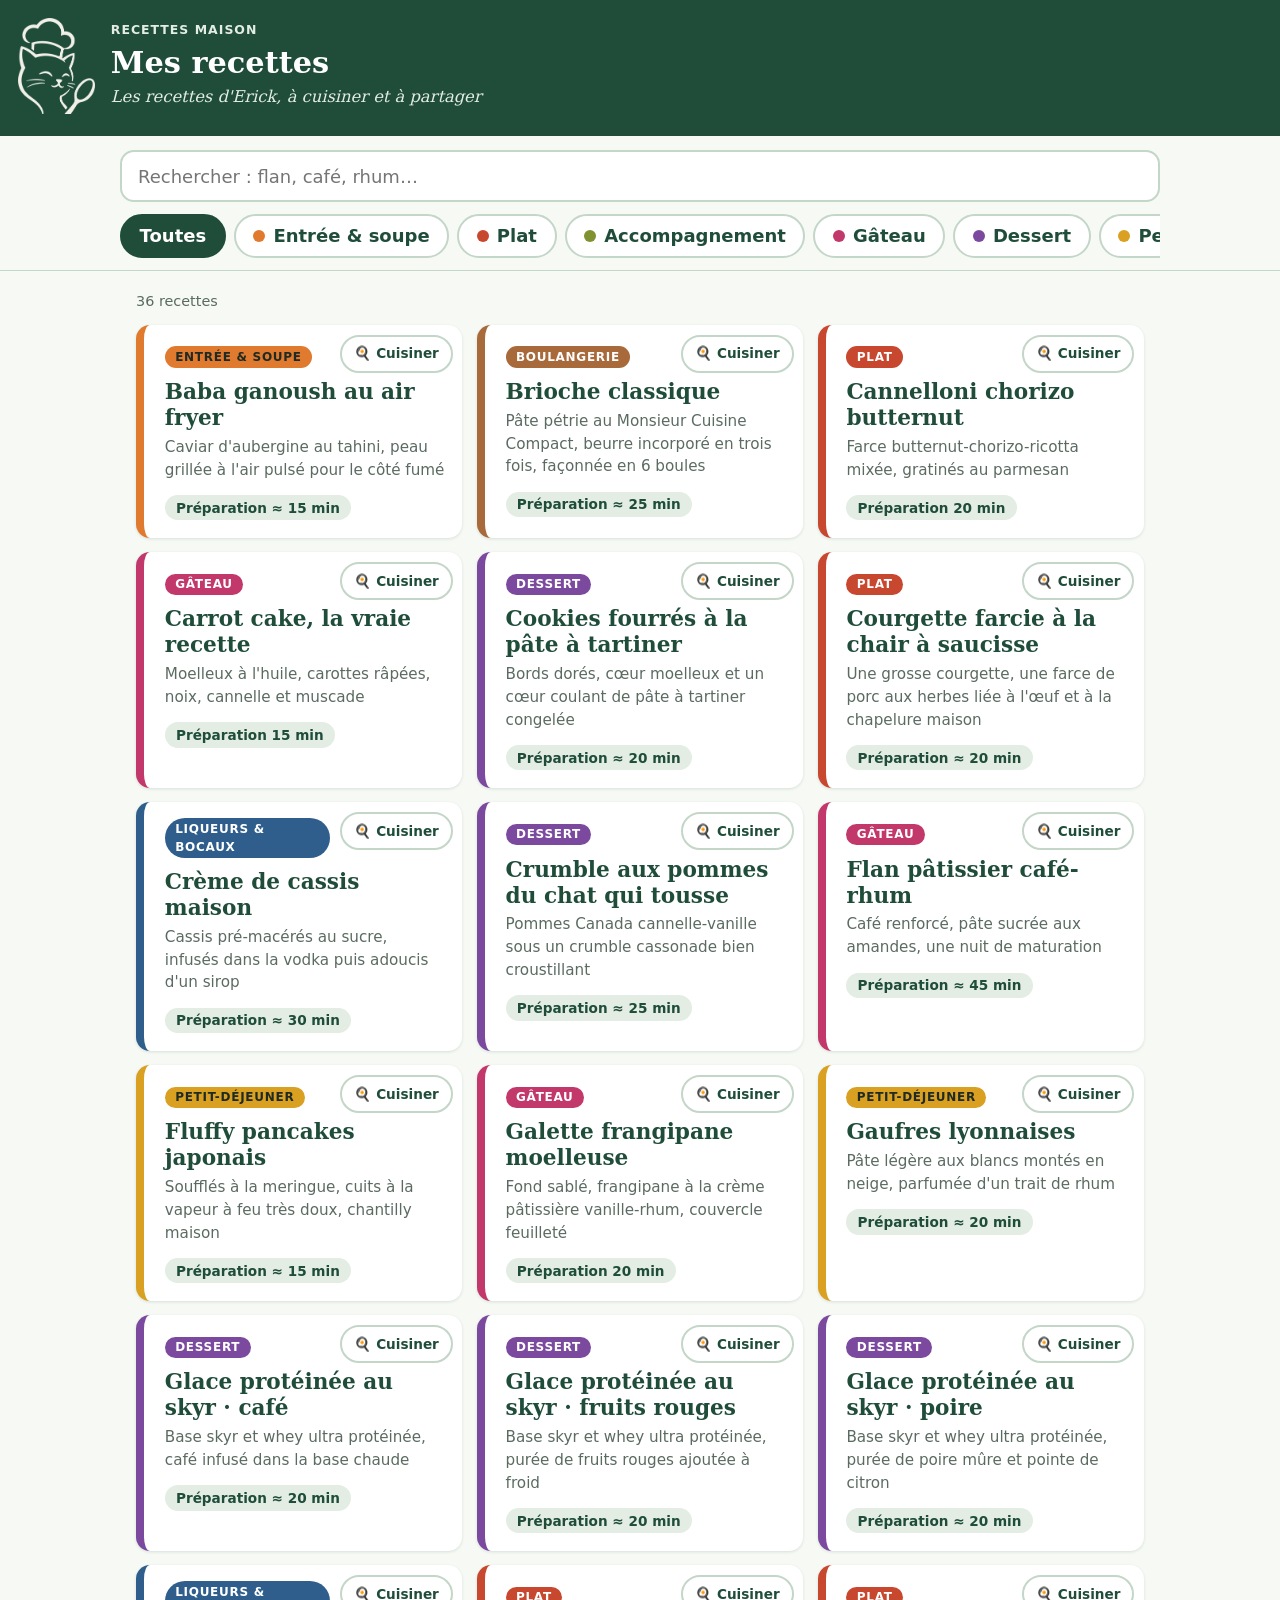
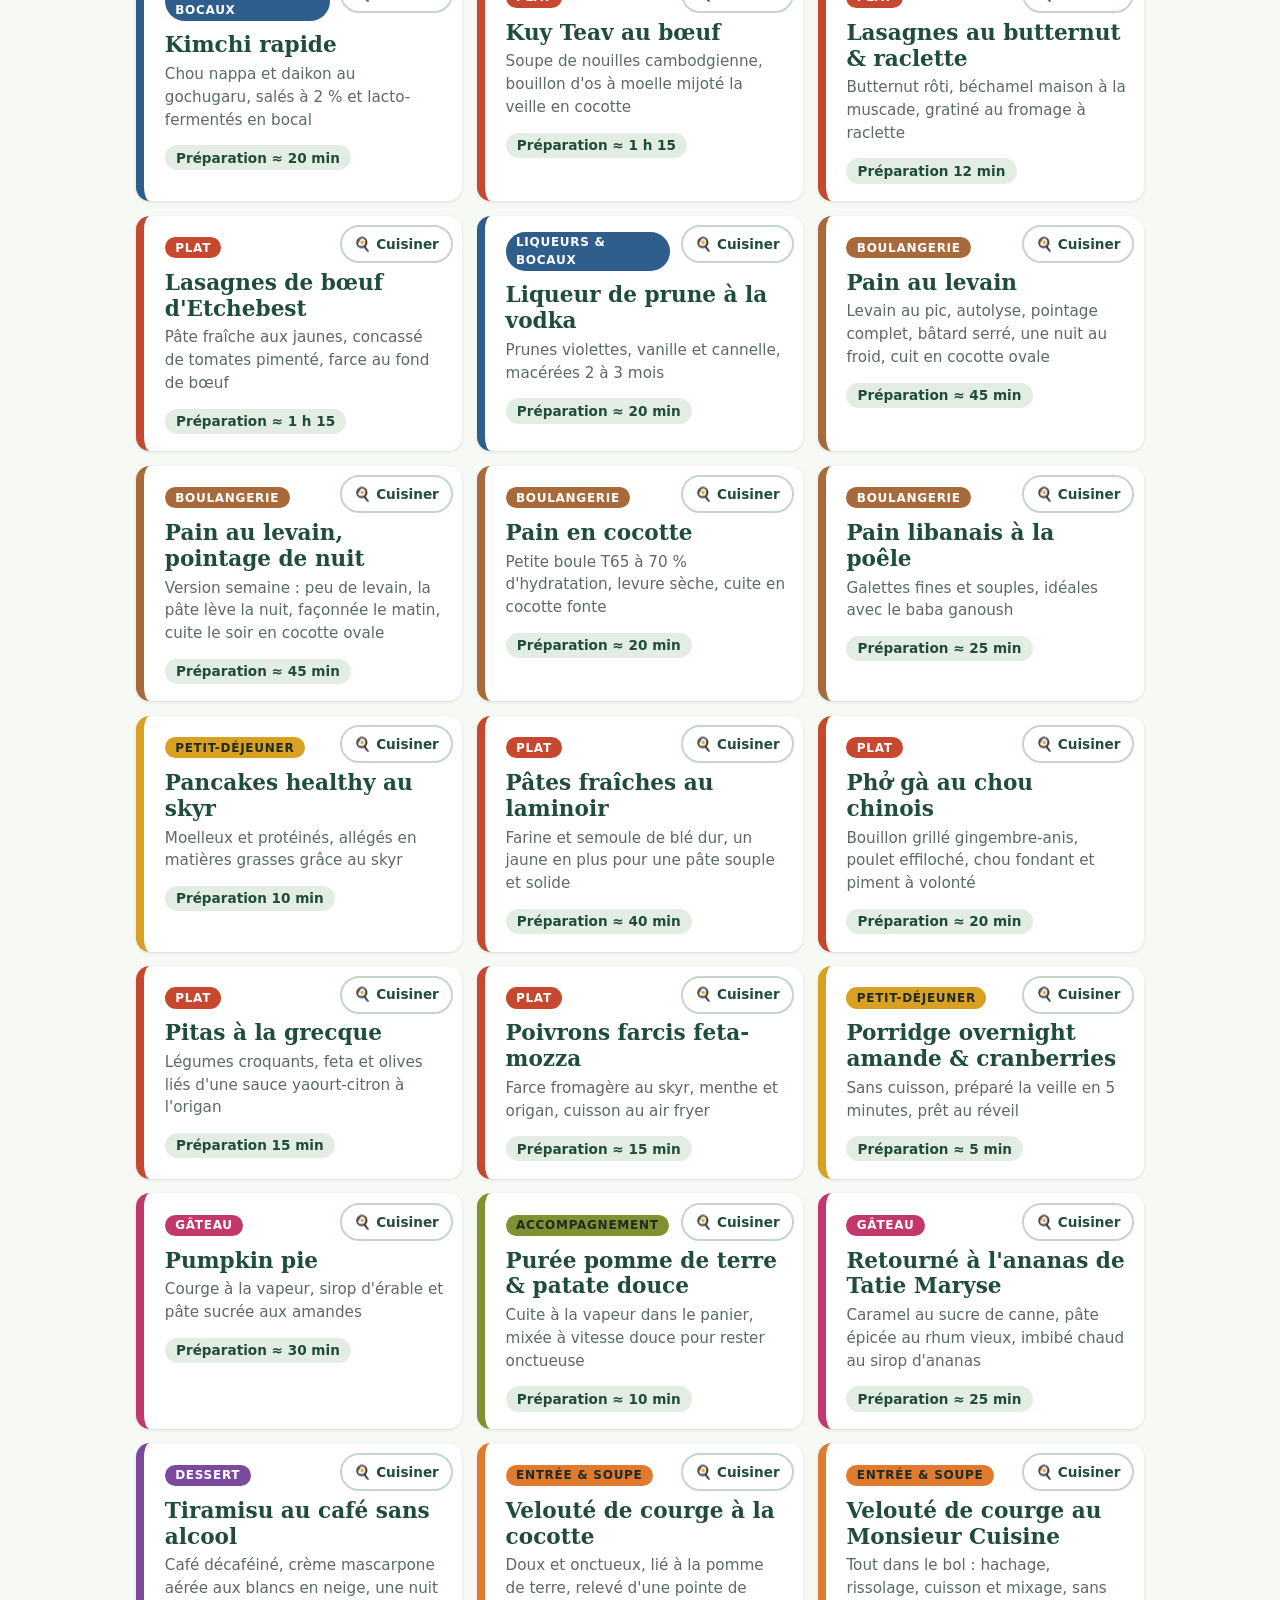
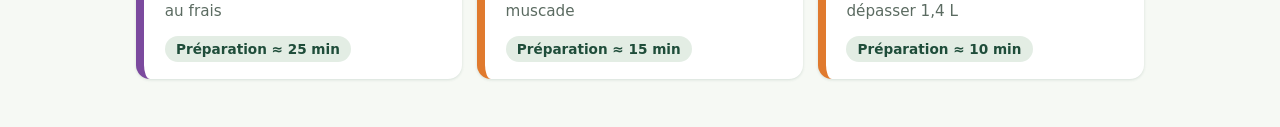
<file: index.html>
<!doctype html>
<html lang="fr">
<head>
  <meta charset="utf-8">
  <meta name="viewport" content="width=device-width, initial-scale=1, viewport-fit=cover">
  <title>Mes recettes</title>
  <meta name="description" content="Les recettes d'Erick">
  <meta name="theme-color" content="#1F4D3A">
  <link rel="manifest" href="manifest.webmanifest">
  <link rel="icon" href="icones/favicon.png" type="image/png">
  <link rel="apple-touch-icon" href="icones/apple-touch-icon.png">
  <meta name="apple-mobile-web-app-capable" content="yes">
  <meta name="apple-mobile-web-app-title" content="Recettes">
  <link rel="stylesheet" href="css/style.css">
</head>
<body>
  <header class="bandeau bandeau-accueil">
    <img class="logo" src="icones/logo.png" alt="" width="77" height="96">
    <div>
      <p class="surtitre">Recettes maison</p>
      <h1>Mes recettes</h1>
      <p class="sous-titre">Les recettes d'Erick, à cuisiner et à partager</p>
    </div>
  </header>

  <div class="recherche">
    <div class="recherche-interne">
      <label for="recherche" class="cache">Rechercher une recette</label>
      <input id="recherche" type="search" placeholder="Rechercher : flan, café, rhum…" autocomplete="off" enterkeyhint="search">
      <div id="filtres" class="filtres" role="group" aria-label="Filtrer par catégorie"></div>
    </div>
  </div>

  <main class="contenu">
    <p id="compteur" class="compteur" aria-live="polite"></p>
    <ul id="cartes" class="cartes"></ul>
    <p id="message" class="message cache"></p>
    <noscript><p class="message">Cette application a besoin de JavaScript pour afficher les recettes.</p></noscript>
  </main>

  <script src="js/commun.js"></script>
  <script src="js/accueil.js"></script>
</body>
</html>
</file>
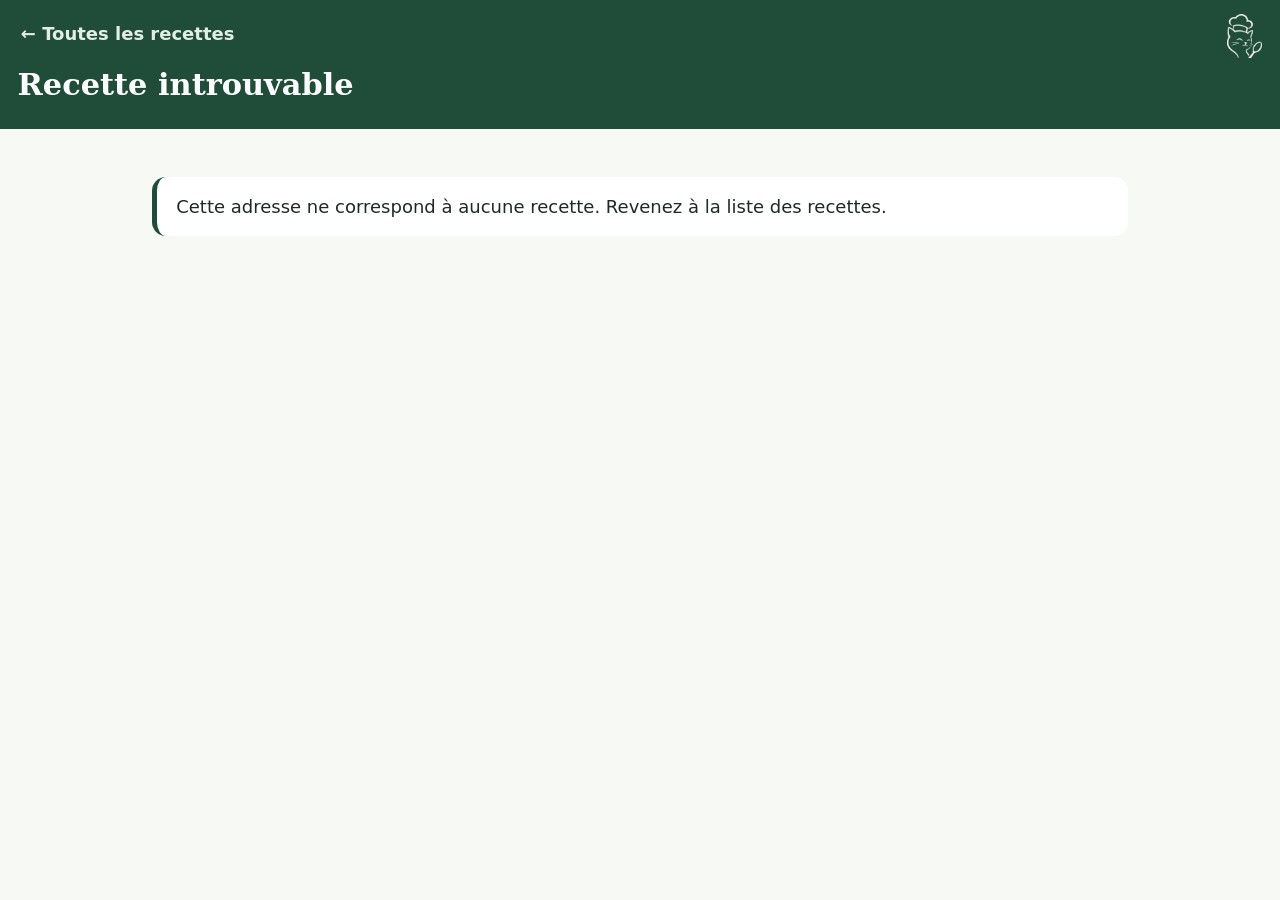
<file: recette.html>
<!doctype html>
<html lang="fr">
<head>
  <meta charset="utf-8">
  <meta name="viewport" content="width=device-width, initial-scale=1, viewport-fit=cover">
  <title>Recette — Mes recettes</title>
  <meta name="theme-color" content="#1F4D3A">
  <link rel="manifest" href="manifest.webmanifest">
  <link rel="icon" href="icones/favicon.png" type="image/png">
  <link rel="apple-touch-icon" href="icones/apple-touch-icon.png">
  <meta name="apple-mobile-web-app-capable" content="yes">
  <meta name="apple-mobile-web-app-title" content="Recettes">
  <link rel="stylesheet" href="css/style.css">
</head>
<body>
  <header class="bandeau">
    <div class="haut-recette">
      <a class="retour" href="./">← Toutes les recettes</a>
      <img class="logo-petit" src="icones/logo.png" alt="" width="35" height="44">
    </div>
    <div><span id="type" class="pastille-type cache"></span></div>
    <p id="categorie" class="surtitre"></p>
    <h1 id="titre">Chargement…</h1>
    <p id="sous-titre" class="sous-titre"></p>
  </header>
  <div id="infos" class="infos"></div>

  <main class="contenu">
    <p id="message" class="message cache"></p>
    <noscript><p class="message">Cette application a besoin de JavaScript pour afficher la recette.</p></noscript>

    <div id="recette" class="cache">
      <div id="reprise" class="reprise cache" role="status">
        <p id="reprise-texte"></p>
        <div class="reprise-boutons">
          <button id="reprise-oui" class="bouton" type="button">Reprendre</button>
          <button id="reprise-non" class="bouton secondaire" type="button">Ignorer</button>
        </div>
      </div>
      <button id="mode-cuisine" class="bouton bouton-cuisine" type="button">🍳 Mode cuisine</button>
      <div class="actions">
        <a id="pdf" class="bouton" target="_blank" rel="noopener">Fiche PDF</a>
        <button id="ecran" class="bouton secondaire" type="button" aria-pressed="false">Garder l'écran allumé</button>
      </div>
      <p id="ecran-remarque" class="remarque cache"></p>

      <div class="colonnes">
        <aside class="gauche panneau">
          <div class="titre-section">
            <h2>Ingrédients</h2>
            <button id="decocher" class="lien-discret" type="button">Tout décocher</button>
          </div>
          <div id="reglage" class="reglage" aria-label="Ajuster les quantités"></div>
          <div id="ingredients"></div>
          <div id="bloc-materiel" class="cache">
            <h2>Matériel</h2>
            <p id="materiel" class="texte-court"></p>
          </div>
          <div id="bloc-planning" class="cache">
            <h2>Planning</h2>
            <ul id="planning" class="planning"></ul>
          </div>
          <p id="note" class="note cache"></p>
        </aside>

        <section aria-label="Étapes" id="phases"></section>
      </div>
    </div>
  </main>

  <div id="cuisine" class="cuisine cache" role="dialog" aria-modal="true" aria-label="Mode cuisine"></div>

  <script src="js/commun.js"></script>
  <script src="js/recette.js"></script>
  <script src="js/cuisine.js"></script>
</body>
</html>
</file>
<file: css/style.css>
/* Charte commune avec la fiche PDF : vert sapin, sauge, et la couleur du type de recette */
:root {
  --sapin: #1F4D3A;      /* en-tête, titres, boutons */
  --vert: #2F6A4E;       /* petits titres, durées, liens */
  --sauge: #E3EDE4;      /* encadrés */
  --fond: #F6F9F4;
  --texte: #1E2A23;
  --sourdine: #5B6B61;
  --trait: #C3D6C8;      /* filets et bordures */
  --blanc: #FFFFFF;
  /* Couleur du type (remplacée par recette / par carte) et texte lisible dessus */
  --type: var(--sapin);
  --type-texte: #FFFFFF;
  --serif: Georgia, "DejaVu Serif", "Times New Roman", serif;
  --sans: system-ui, -apple-system, "Segoe UI", Roboto, "DejaVu Sans", sans-serif;
  --rayon: 14px;
}

* { box-sizing: border-box; }

html { -webkit-text-size-adjust: 100%; }

body {
  margin: 0;
  background: var(--fond);
  color: var(--texte);
  font-family: var(--sans);
  font-size: 18px;
  line-height: 1.5;
  -webkit-tap-highlight-color: transparent;
}

h1, h2, h3 { font-family: var(--serif); color: var(--sapin); line-height: 1.2; }

a { color: var(--vert); }

button { font: inherit; color: inherit; }

:focus-visible { outline: 3px solid var(--vert); outline-offset: 2px; }

.cache { display: none !important; }

.message {
  margin: 2rem 1rem;
  padding: 1rem 1.2rem;
  background: var(--blanc);
  border-radius: var(--rayon);
  border-left: 5px solid var(--sapin);
}

/* ---------- Bandeau d'en-tête ---------- */
.bandeau {
  background: var(--sapin);
  color: #fff;
  padding: calc(1.1rem + env(safe-area-inset-top)) 1.1rem 1.4rem;
}
.bandeau .surtitre {
  margin: 0;
  color: var(--sauge);
  font-size: 0.78rem;
  font-weight: 700;
  letter-spacing: 0.08em;
  text-transform: uppercase;
}
.bandeau h1 { color: #fff; margin: 0.25rem 0 0.3rem; font-size: 1.9rem; }
.bandeau .sous-titre { margin: 0; color: var(--sauge); font-family: var(--serif); font-style: italic; font-size: 1.02rem; }

/* Logo (chat cuisinier) */
.bandeau-accueil { display: flex; align-items: center; gap: 1rem; }
.bandeau-accueil .logo { flex: none; width: auto; height: 96px; }
.haut-recette { display: flex; align-items: flex-start; justify-content: space-between; gap: 1rem; }
.logo-petit { flex: none; width: auto; height: 44px; margin-top: -0.2rem; }

.retour {
  display: inline-flex;
  align-items: center;
  gap: 0.4rem;
  min-height: 44px;
  margin: -0.4rem 0 0.4rem -0.4rem;
  padding: 0 0.6rem;
  color: var(--sauge);
  text-decoration: none;
  font-weight: 600;
  border-radius: 10px;
}
.retour:active { background: rgba(255, 255, 255, 0.12); }

.contenu { max-width: 1040px; margin: 0 auto; padding: 1rem 1rem calc(3rem + env(safe-area-inset-bottom)); }

/* Pastille de type (carte d'accueil, en-tête de recette) */
.pastille-type {
  display: inline-block;
  padding: 0.1rem 0.65rem;
  border-radius: 999px;
  background: var(--type);
  color: var(--type-texte);
  font-size: 0.75rem;
  font-weight: 700;
  letter-spacing: 0.06em;
  text-transform: uppercase;
}

/* ---------- Accueil ---------- */
.recherche {
  position: sticky;
  top: 0;
  z-index: 5;
  background: var(--fond);
  padding: 0.9rem 1rem 0.6rem;
  border-bottom: 1px solid var(--trait);
}
.recherche-interne { max-width: 1040px; margin: 0 auto; }
.recherche input {
  width: 100%;
  min-height: 52px;
  padding: 0 1rem;
  font: inherit;
  color: var(--texte);
  background: var(--blanc);
  border: 2px solid var(--trait);
  border-radius: var(--rayon);
  -webkit-appearance: none;
  appearance: none;
}
.recherche input:focus { border-color: var(--sapin); outline: none; }

.filtres { display: flex; gap: 0.5rem; overflow-x: auto; padding: 0.7rem 0 0.2rem; scrollbar-width: none; }
.filtres::-webkit-scrollbar { display: none; }
.filtre {
  flex: none;
  display: inline-flex;
  align-items: center;
  gap: 0.5rem;
  min-height: 44px;
  padding: 0 1.1rem;
  border: 2px solid var(--trait);
  border-radius: 999px;
  background: var(--blanc);
  color: var(--sapin);
  font-weight: 600;
  cursor: pointer;
}
.filtre::before { content: ""; width: 0.75rem; height: 0.75rem; border-radius: 50%; background: var(--type); }
.filtre.tous::before { display: none; }
.filtre[aria-pressed="true"] { background: var(--type); border-color: var(--type); color: var(--type-texte); }
.filtre[aria-pressed="true"]::before { background: var(--type-texte); }

.compteur { margin: 0.2rem 0 0.8rem; color: var(--sourdine); font-size: 0.9rem; }

.cartes { list-style: none; margin: 0; padding: 0; display: grid; grid-template-columns: minmax(0, 1fr); gap: 0.9rem; }
@media (min-width: 700px) { .cartes { grid-template-columns: repeat(2, minmax(0, 1fr)); } }
@media (min-width: 1000px) { .cartes { grid-template-columns: repeat(3, minmax(0, 1fr)); } }

.carte {
  display: block;
  height: 100%;
  padding: 1rem 1.1rem 1.1rem 1.3rem;
  background: var(--blanc);
  border-radius: var(--rayon);
  border-left: 8px solid var(--type);
  box-shadow: 0 1px 3px rgba(31, 77, 58, 0.14);
  color: inherit;
  text-decoration: none;
}
.carte:active { transform: scale(0.99); }
.carte h2 { margin: 0.45rem 0 0.3rem; font-size: 1.35rem; }
.carte .sous-titre { margin: 0 0 0.7rem; color: var(--sourdine); font-size: 0.95rem; }
.carte .temps {
  display: inline-block;
  padding: 0.15rem 0.7rem;
  background: var(--sauge);
  border-radius: 999px;
  color: var(--sapin);
  font-size: 0.85rem;
  font-weight: 700;
}

/* ---------- Page recette ---------- */
.bandeau .pastille-type { margin-bottom: 0.5rem; }

/* Bandeau d'infos dans la couleur du type */
.infos {
  display: grid;
  grid-template-columns: repeat(auto-fill, minmax(140px, 1fr));
  background: var(--type);
  color: var(--type-texte);
  overflow: hidden;
}
.info { padding: 0.6rem 1rem; border-right: 1px solid rgba(0, 0, 0, 0.14); border-bottom: 1px solid rgba(0, 0, 0, 0.14); margin: 0 -1px -1px 0; }
.info .cle { display: block; font-size: 0.7rem; font-weight: 700; letter-spacing: 0.08em; opacity: 0.85; }
.info .valeur { display: block; font-weight: 700; font-size: 0.98rem; }

.actions { display: flex; flex-wrap: wrap; gap: 0.6rem; margin-bottom: 1.2rem; }
.bouton {
  display: inline-flex;
  align-items: center;
  justify-content: center;
  gap: 0.5rem;
  min-height: 52px;
  padding: 0 1.2rem;
  border: 2px solid var(--sapin);
  border-radius: var(--rayon);
  background: var(--sapin);
  color: #fff;
  font-weight: 700;
  text-decoration: none;
  cursor: pointer;
}
.bouton.secondaire { background: var(--blanc); color: var(--sapin); }
.bouton[aria-pressed="true"] { background: var(--vert); border-color: var(--vert); color: #fff; }
.bouton:disabled { opacity: 0.5; cursor: not-allowed; }
.actions .bouton { flex: 1 1 200px; }
.remarque { margin: -0.6rem 0 1rem; color: var(--sourdine); font-size: 0.85rem; }

.colonnes { display: grid; grid-template-columns: minmax(0, 1fr); gap: 1.2rem; }
@media (min-width: 860px) {
  .colonnes { grid-template-columns: 340px minmax(0, 1fr); align-items: start; }
  .colonnes > .gauche { position: sticky; top: 1rem; max-height: calc(100vh - 2rem); overflow-y: auto; }
}

.panneau { background: var(--sauge); border-radius: var(--rayon); padding: 0.4rem 1.1rem 1.1rem; }
.panneau h2 { font-size: 1.4rem; margin: 0.8rem 0 0.4rem; }
.panneau h3 {
  margin: 1rem 0 0.2rem;
  color: var(--vert);
  font-family: var(--sans);
  font-size: 0.78rem;
  letter-spacing: 0.08em;
  text-transform: uppercase;
}
.titre-section { display: flex; align-items: baseline; justify-content: space-between; gap: 0.5rem; }
.lien-discret {
  min-height: 44px;
  padding: 0 0.3rem;
  border: 0;
  background: none;
  color: var(--vert);
  font-size: 0.85rem;
  text-decoration: underline;
  cursor: pointer;
}

/* Réglage des quantités */
.reglage { margin: 0.4rem 0 0.6rem; padding: 0.7rem; background: var(--blanc); border-radius: var(--rayon); }
.reglage-ligne { display: flex; align-items: center; justify-content: center; gap: 0.8rem; }
.reglage .rond { width: 52px; padding: 0; font-size: 1.6rem; border-radius: 50%; }
.reglage-valeur { min-width: 7.5rem; text-align: center; font-family: var(--serif); font-size: 1.35rem; font-weight: 700; color: var(--sapin); }
.reglage .multiplicateurs { flex-wrap: wrap; gap: 0.4rem; }
.reglage .multiplicateurs .filtre { padding: 0 0.85rem; }
.reglage .multiplicateurs .filtre[aria-pressed="true"] { background: var(--sapin); border-color: var(--sapin); color: #fff; }
.reglage .lien-discret { display: block; margin: 0.3rem auto 0; }
.reglage .lien-discret:disabled { color: var(--sourdine); text-decoration: none; opacity: 0.6; cursor: default; }
.reglage-remarque { margin: 0.2rem 0 0; color: var(--sourdine); font-size: 0.85rem; text-align: center; }
.ingredient .quantite .modifiee { color: var(--type-texte); background: var(--type); border-radius: 6px; padding: 0.05rem 0.35rem; margin-left: -0.35rem; }

.ingredients { list-style: none; margin: 0; padding: 0; }
.ingredients li + li { border-top: 1px solid var(--trait); }
.ingredient { display: flex; align-items: center; gap: 0.8rem; min-height: 52px; padding: 0.3rem 0; cursor: pointer; }
.ingredient input { flex: none; width: 26px; height: 26px; margin: 0; accent-color: var(--sapin); cursor: pointer; }
.ingredient .quantite { flex: none; min-width: 4.6rem; font-weight: 700; color: var(--sapin); }
.ingredient input:checked ~ span { color: var(--sourdine); text-decoration: line-through; }

.texte-court { margin: 0.2rem 0 0; font-size: 0.95rem; }
.planning { list-style: none; margin: 0; padding: 0; }
.planning li { display: flex; gap: 0.7rem; align-items: flex-start; padding: 0.35rem 0; font-size: 0.95rem; }
.planning .jour { flex: none; min-width: 3rem; padding: 0.1rem 0.4rem; background: var(--type); color: var(--type-texte); font-weight: 700; text-align: center; border-radius: 6px; }
.note { margin: 1rem 0 0; padding-top: 0.8rem; border-top: 1px solid var(--trait); font-family: var(--serif); font-style: italic; color: var(--sapin); }

.phase { margin: 1.2rem 0 0.6rem; padding-bottom: 0.3rem; border-bottom: 2px solid var(--type); font-size: 1.4rem; }
.phase:first-child { margin-top: 0.2rem; }
.etapes { list-style: none; margin: 0; padding: 0; display: grid; gap: 0.7rem; }
.etape { display: flex; gap: 0.8rem; padding: 0.9rem; background: var(--blanc); border-radius: var(--rayon); }
.etape .numero {
  flex: none;
  width: 2.2rem;
  height: 2.2rem;
  display: grid;
  place-items: center;
  background: var(--type);
  color: var(--type-texte);
  font-weight: 700;
  border-radius: 8px;
}
.etape .corps { flex: 1; min-width: 0; }
.etape h3 { margin: 0.1rem 0 0.2rem; font-family: var(--sans); font-size: 1.05rem; }
.etape .duree { color: var(--vert); font-size: 0.85rem; font-weight: 600; margin-left: 0.3rem; }
.etape p { margin: 0.2rem 0 0; }
.etape .astuce { margin-top: 0.5rem; padding: 0.4rem 0.7rem; background: var(--sauge); border-radius: 8px; color: var(--sourdine); font-size: 0.92rem; }
.etape .astuce::before { content: "› "; color: var(--vert); font-weight: 700; }

/* ---------- Minuteur ---------- */
.minuteur { margin-top: 0.7rem; }
.minuteur .bouton { min-height: 48px; font-size: 0.95rem; }
.cadran {
  display: grid;
  grid-template-columns: repeat(3, 1fr);
  gap: 0.5rem;
  padding: 0.6rem;
  background: var(--sauge);
  border-radius: var(--rayon);
}
.cadran .temps-restant {
  grid-column: 1 / -1;
  font-family: var(--serif);
  font-size: 2.2rem;
  font-weight: 700;
  color: var(--sapin);
  text-align: center;
  font-variant-numeric: tabular-nums;
}
.cadran .bouton { min-width: 0; padding: 0 0.3rem; white-space: nowrap; }
.cadran .bouton:last-child { grid-column: 1 / -1; }
.cadran.fini { background: var(--sapin); animation: clignote 1s steps(2) infinite; }
.cadran.fini .temps-restant { color: #fff; }
@keyframes clignote { 50% { background: var(--vert); } }
@media (prefers-reduced-motion: reduce) { .cadran.fini { animation: none; } }

.pied { margin-top: 2rem; color: var(--sourdine); font-size: 0.85rem; text-align: center; }

/* ---------- Mode cuisine ---------- */
.bouton-cuisine {
  width: 100%;
  min-height: 60px;
  margin-bottom: 0.6rem;
  background: var(--type);
  border-color: var(--type);
  color: var(--type-texte);
  font-size: 1.15rem;
}

.reprise {
  margin-bottom: 0.8rem;
  padding: 0.8rem 1rem;
  background: var(--blanc);
  border-left: 6px solid var(--type);
  border-radius: var(--rayon);
}
.reprise p { margin: 0 0 0.6rem; }
.reprise-boutons { display: flex; gap: 0.6rem; }
.reprise-boutons .bouton { flex: 1; }

/* Bouton « Cuisiner » des cartes de l'accueil */
.carte-conteneur { position: relative; }
.carte-cuisine {
  position: absolute;
  top: 0.6rem;
  right: 0.6rem;
  display: inline-flex;
  align-items: center;
  min-height: 38px;
  padding: 0 0.75rem;
  border: 2px solid var(--trait);
  border-radius: 999px;
  background: var(--blanc);
  color: var(--sapin);
  font-size: 0.85rem;
  font-weight: 700;
  text-decoration: none;
}
.carte-cuisine:active { background: var(--sauge); }

body.cuisine-ouverte { overflow: hidden; }
.invisible { visibility: hidden; }

.cuisine {
  position: fixed;
  inset: 0;
  z-index: 50;
  display: flex;
  flex-direction: column;
  height: 100vh;
  height: 100dvh;
  background: var(--fond);
}

.cuisine-haut {
  position: relative;
  display: flex;
  align-items: center;
  gap: 0.8rem;
  padding: calc(0.7rem + env(safe-area-inset-top)) 0.8rem 1rem 1.1rem;
  background: var(--sapin);
  color: #fff;
}
.cuisine-reperes { flex: 1; min-width: 0; }
.cuisine-phase { margin: 0; font-family: var(--serif); font-size: 1.25rem; font-weight: 700; overflow: hidden; text-overflow: ellipsis; white-space: nowrap; }
.cuisine-compteur { margin: 0; color: var(--sauge); font-size: 0.95rem; font-weight: 600; }
.cuisine-quitter {
  flex: none;
  width: 52px;
  height: 52px;
  border: 2px solid rgba(255, 255, 255, 0.5);
  border-radius: 50%;
  background: transparent;
  color: #fff;
  font-size: 1.4rem;
  cursor: pointer;
}
.cuisine-progression { position: absolute; left: 0; right: 0; bottom: 0; height: 8px; background: rgba(255, 255, 255, 0.18); }
.cuisine-barre { height: 100%; width: 0; background: var(--type); transition: width 0.25s ease; }

.cuisine-contenu {
  flex: 1;
  overflow-y: auto;
  padding: 1.3rem 1.2rem 1.5rem;
  -webkit-overflow-scrolling: touch;
}
.cuisine-contenu > * { max-width: 760px; margin-left: auto; margin-right: auto; }
.cuisine-titre { margin-top: 0.2rem; margin-bottom: 0.7rem; font-size: 2.1rem; }
/* Lisible à un mètre */
.cuisine-texte { margin: 0 auto 1rem; font-size: 1.6rem; line-height: 1.45; }
.cuisine-astuce {
  margin-bottom: 1rem;
  padding: 0.8rem 1rem;
  background: var(--sauge);
  border-radius: var(--rayon);
  color: var(--sourdine);
  font-size: 1.2rem;
}
.cuisine-astuce::before { content: "› "; color: var(--vert); font-weight: 700; }
.cuisine-duree {
  display: inline-block;
  margin: 0 0 0.3rem;
  padding: 0.15rem 0.8rem;
  border-radius: 999px;
  background: var(--type);
  color: var(--type-texte);
  font-weight: 700;
}
.cuisine-contenu > .cuisine-duree { display: table; margin-left: 0; }
@media (min-width: 808px) { .cuisine-contenu > .cuisine-duree { margin-left: calc((100% - 760px) / 2); } }

.cuisine-lancer { display: grid; gap: 0.6rem; margin-top: 0.4rem; }
.cuisine-bouton-minuteur { min-height: 68px; font-size: 1.3rem; }
.cuisine-reglage-duree { display: grid; grid-template-columns: 1fr 1.2fr 1fr; gap: 0.5rem; align-items: center; }
.cuisine-valeur-duree { text-align: center; font-family: var(--serif); font-size: 1.5rem; font-weight: 700; color: var(--sapin); }
.cuisine-en-cours { padding: 0.8rem 1rem; background: var(--sauge); border-radius: var(--rayon); font-weight: 600; color: var(--sapin); }

.cuisine-portions { margin: -0.3rem 0 0.8rem; color: var(--sourdine); font-weight: 600; }
.cuisine-reprendre { width: 100%; min-height: 60px; margin-bottom: 0.8rem; font-size: 1.15rem; }
.cuisine-groupe { margin: 1.1rem 0 0.2rem; color: var(--vert); font-family: var(--sans); font-size: 0.85rem; letter-spacing: 0.08em; text-transform: uppercase; }
.cuisine-ingredients { list-style: none; margin: 0; padding: 0; }
.cuisine-ingredients li + li { border-top: 1px solid var(--trait); }
.cuisine-ingredients label { display: flex; align-items: center; gap: 0.9rem; min-height: 60px; font-size: 1.25rem; cursor: pointer; }
.cuisine-ingredients input { flex: none; width: 30px; height: 30px; margin: 0; accent-color: var(--sapin); }
.cuisine-quantite { flex: none; min-width: 5.5rem; font-weight: 700; color: var(--sapin); }
.cuisine-quantite .modifiee { padding: 0.05rem 0.35rem; margin-left: -0.35rem; border-radius: 6px; background: var(--type); color: var(--type-texte); }
.cuisine-ingredients input:checked ~ span { color: var(--sourdine); text-decoration: line-through; }

.cuisine-fete { margin: 2rem 0 0; font-size: 4rem; text-align: center; }
.cuisine-contenu > .cuisine-fete + .cuisine-titre, .cuisine-contenu > .cuisine-fete ~ .cuisine-texte { text-align: center; }
.cuisine-contenu > .cuisine-fete ~ .bouton { display: flex; width: 100%; min-height: 60px; }

/* Bandeau des minuteurs en cours */
.cuisine-minuteurs {
  display: grid;
  gap: 0.4rem;
  max-height: 40vh;
  overflow-y: auto;
  padding: 0.5rem 0.8rem;
  background: var(--blanc);
  border-top: 4px solid var(--type);
}
.cuisine-minuteurs:empty { display: none; }
.cuisine-minuteur {
  display: grid;
  grid-template-columns: 1fr auto auto auto;
  grid-template-areas: "nom nom nom nom" "temps moins plus stop";
  align-items: center;
  gap: 0.15rem 0.4rem;
  padding: 0.35rem 0.5rem 0.45rem 0.7rem;
  border-radius: 10px;
  background: var(--sauge);
}
.cuisine-minuteur-nom { grid-area: nom; min-width: 0; overflow: hidden; text-overflow: ellipsis; white-space: nowrap; font-weight: 600; color: var(--sapin); }
.cuisine-minuteur-temps { grid-area: temps; font-family: var(--serif); font-size: 1.45rem; font-weight: 700; color: var(--sapin); font-variant-numeric: tabular-nums; }
.cuisine-mini {
  width: 44px;
  height: 44px;
  border: 2px solid var(--sapin);
  border-radius: 10px;
  background: var(--blanc);
  color: var(--sapin);
  font-weight: 700;
  cursor: pointer;
}
.cuisine-mini.arreter { background: var(--sapin); color: #fff; }
.cuisine-mini:disabled { opacity: 0.4; }
.cuisine-minuteur.fini { background: var(--type); animation: clignote-type 1s steps(2) infinite; }
.cuisine-minuteur.fini .cuisine-minuteur-nom, .cuisine-minuteur.fini .cuisine-minuteur-temps { color: var(--type-texte); animation: clignote-texte 1s steps(2) infinite; }
@keyframes clignote-type { 50% { background: var(--sapin); } }
@keyframes clignote-texte { 50% { color: #fff; } }
@media (prefers-reduced-motion: reduce) { .cuisine-minuteur.fini, .cuisine-minuteur.fini * { animation: none; } }

.cuisine-nav {
  display: grid;
  grid-template-columns: 1fr 1.4fr;
  gap: 0.7rem;
  padding: 0.7rem 0.8rem calc(0.7rem + env(safe-area-inset-bottom));
  background: var(--blanc);
  border-top: 1px solid var(--trait);
}
.cuisine-nav .bouton { min-height: 64px; padding: 0 0.6rem; font-size: 1.2rem; white-space: nowrap; }
/* Place réservée au bouton « Cuisiner » en haut à droite des cartes */
.carte-conteneur .carte .pastille-type { margin-right: 7.2rem; }
.carte-conteneur .carte h2 { margin-top: 0.7rem; }
@media (max-width: 359px) {
  /* Très petits écrans : le bouton n'affiche que l'icône 🍳 */
  .carte-cuisine .texte { display: none; }
  .carte-conteneur .carte .pastille-type { margin-right: 3.2rem; }
}
.carte-cuisine .texte { white-space: pre; }

/* Mode cuisine sur les écrans bas (petits téléphones) : minuteurs sur une ligne, textes un peu réduits */
@media (max-height: 700px) {
  .cuisine-haut { padding-top: calc(0.4rem + env(safe-area-inset-top)); padding-bottom: 0.7rem; }
  .cuisine-quitter { width: 46px; height: 46px; }
  .cuisine-titre { font-size: 1.7rem; }
  .cuisine-texte { font-size: 1.4rem; }
  .cuisine-minuteurs { max-height: 32vh; padding: 0.35rem 0.6rem; }
  .cuisine-minuteur {
    grid-template-columns: minmax(0, 1fr) auto auto auto auto;
    grid-template-areas: "nom temps moins plus stop";
    padding: 0.25rem 0.35rem 0.25rem 0.6rem;
  }
  .cuisine-minuteur-nom { font-size: 0.85rem; }
  .cuisine-minuteur-temps { font-size: 1.2rem; }
  .cuisine-mini { width: 40px; height: 40px; }
  .cuisine-nav { padding-top: 0.5rem; padding-bottom: calc(0.5rem + env(safe-area-inset-bottom)); }
  .cuisine-nav .bouton { min-height: 54px; font-size: 1.1rem; }
}

/* Mode cuisine : ingrédients de l'étape (lisibles à distance) */
.cuisine-pour-etape {
  margin-bottom: 1rem;
  padding: 0.6rem 1rem 0.7rem;
  background: var(--blanc);
  border: 2px solid var(--trait);
  border-left: 8px solid var(--type);
  border-radius: var(--rayon);
}
.cuisine-pour-etape-titre {
  margin: 0 0 0.2rem;
  color: var(--vert);
  font-size: 0.85rem;
  font-weight: 700;
  letter-spacing: 0.08em;
  text-transform: uppercase;
}
.cuisine-pour-etape ul { list-style: none; margin: 0; padding: 0; }
.cuisine-pour-etape li { display: flex; align-items: baseline; gap: 0.8rem; padding: 0.3rem 0; font-size: 1.45rem; line-height: 1.3; }
.cuisine-pour-etape li + li { border-top: 1px solid var(--trait); }
.cuisine-etape-quantite { flex: none; min-width: 5.2rem; font-weight: 800; color: var(--sapin); }
.cuisine-etape-quantite .modifiee { padding: 0.05rem 0.35rem; margin-left: -0.35rem; border-radius: 6px; background: var(--type); color: var(--type-texte); }
.cuisine-etape-nom { min-width: 0; }
@media (max-height: 700px) {
  .cuisine-pour-etape li { font-size: 1.25rem; padding: 0.2rem 0; }
}

/* Page recette : ingrédients de l'étape, sous son titre */
.etape .etape-ingredients { margin: 0.1rem 0 0.35rem; color: var(--sourdine); font-size: 0.9rem; line-height: 1.45; }
.etape .etape-ingredients strong { color: var(--sapin); }
.etape .etape-ingredients strong.modifiee { padding: 0 0.3rem; border-radius: 5px; background: var(--type); color: var(--type-texte); }
</file>
